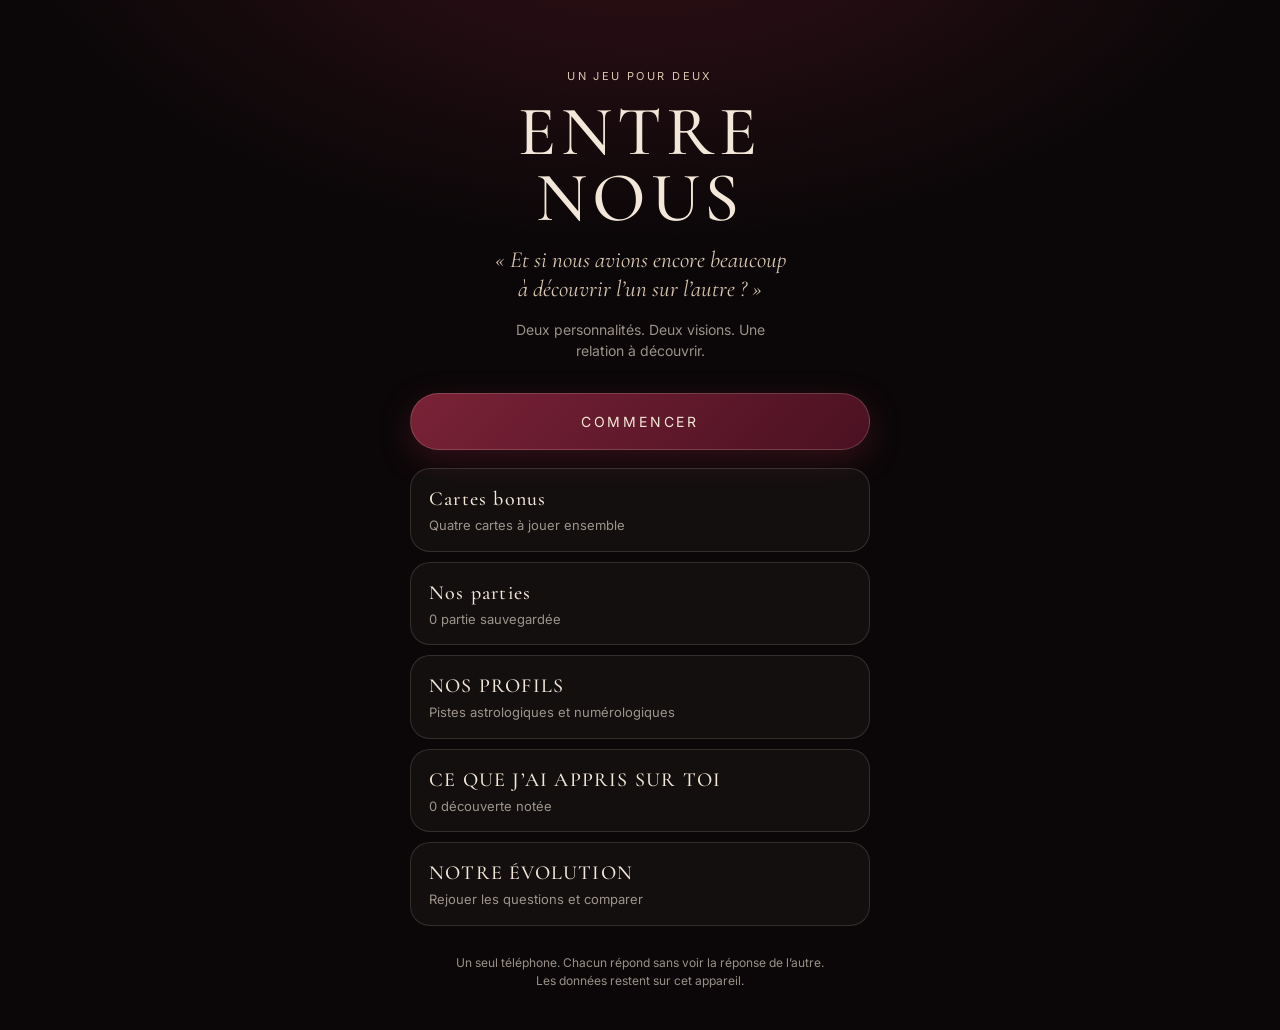
<file: entre-nous/index.html>
<!doctype html>
<html lang="fr">
<head>
<meta charset="utf-8">
<meta name="viewport" content="width=device-width, initial-scale=1, viewport-fit=cover">
<meta name="claude:viewport-fit-sides" content="cover">
<title>ENTRE NOUS</title>
<link rel="preconnect" href="https://fonts.gstatic.com" crossorigin>
<link rel="stylesheet" href="https://fonts.googleapis.com/css2?family=Cormorant+Garamond:ital,wght@0,500;0,600;1,500&family=Inter:wght@400;500;600&display=swap">
<style>
/* Layout : une colonne centrée, cartes sombres, typographie éditoriale.
   Palette : noir profond, bordeaux, crème. Thème unique, sombre. */
:root{
  --noir:#0b0708;
  --noir-2:#150b0e;
  --card:#1b0f13;
  --bordeaux:#7a2236;
  --bordeaux-2:#a33a52;
  --creme:#f2e7d8;
  --creme-2:#d9c7b2;
  --muted:rgba(242,231,216,.62);
  --line:rgba(242,231,216,.14);
  color-scheme:dark;
}
*{box-sizing:border-box}
html,body{min-height:100%}
body{
  margin:0;
  background-color:var(--noir);
  background-image:radial-gradient(900px 520px at 50% -12%,rgba(122,34,54,.38),transparent 70%);
  color:var(--creme);
  font:15px/1.5 Inter,system-ui,-apple-system,"Segoe UI",sans-serif;
  padding-left:max(16px,env(safe-area-inset-left,0px));
  padding-right:max(16px,env(safe-area-inset-right,0px));
  padding-block:18px 40px;
  overflow-x:hidden;
}
#app{max-width:460px;margin:0 auto}
h1,h2,h3{font-family:"Cormorant Garamond",Garamond,Georgia,serif;font-weight:500;letter-spacing:.02em;text-wrap:balance;margin:0}
h1{font-size:clamp(48px,15vw,70px);line-height:.95;letter-spacing:.07em}
h2{font-size:30px;line-height:1.1}
h3{font-size:22px;line-height:1.2;margin-top:4px}
p{margin:0}
b{font-weight:600}
.kicker{font-size:11px;letter-spacing:.22em;text-transform:uppercase;color:var(--creme-2)}
.lede{font-family:"Cormorant Garamond",Georgia,serif;font-style:italic;font-size:23px;line-height:1.3;color:var(--creme-2);text-wrap:balance}
.muted{color:var(--muted)}
.small{font-size:13px}
.serif{font-family:"Cormorant Garamond",Georgia,serif;font-size:21px;line-height:1.25}
.screen{display:flex;flex-direction:column;gap:18px;padding-top:6px;min-height:calc(100vh - 60px)}
.fade{animation:fade .5s ease both}
@keyframes fade{from{opacity:0;transform:translateY(6px)}to{opacity:1;transform:none}}
.hero{display:flex;flex-direction:column;align-items:center;text-align:center;gap:14px;padding:44px 4px 14px}
.hero .sub{font-size:14px;color:var(--muted);max-width:30ch}
.btn{font:inherit;color:var(--creme);background:transparent;border:1px solid var(--line);padding:13px 20px;border-radius:999px;cursor:pointer;letter-spacing:.04em;transition:transform .2s ease,background .2s ease,opacity .2s ease}
.btn:active{transform:scale(.98)}
.btn.primary{background:linear-gradient(135deg,var(--bordeaux),#4a1122);border-color:rgba(242,231,216,.18);box-shadow:0 10px 30px rgba(122,34,54,.35)}
.btn.big{padding:17px 26px;font-size:14px;text-transform:uppercase;letter-spacing:.2em;width:100%}
.btn:disabled{opacity:.4;cursor:default;transform:none}
.btn.ghost{padding:10px 16px;font-size:14px}
.ghost{font:inherit;font-size:13px;color:var(--creme-2);background:none;border:0;cursor:pointer;padding:6px 2px}
.link{font:inherit;font-size:14px;color:var(--creme-2);background:none;border:0;text-decoration:underline;text-underline-offset:4px;cursor:pointer;padding:8px 2px}
button:focus-visible,textarea:focus-visible{outline:2px solid var(--bordeaux-2);outline-offset:2px}
.card{background:var(--card);border:1px solid var(--line);border-radius:24px;padding:22px;box-shadow:0 20px 50px rgba(0,0,0,.4);display:flex;flex-direction:column;gap:10px;min-width:0}
.menu{display:grid;gap:10px}
.menu button{font:inherit;color:var(--creme);text-align:left;background:rgba(242,231,216,.035);border:1px solid var(--line);border-radius:20px;padding:15px 18px;cursor:pointer;display:flex;flex-direction:column;gap:2px}
.menu button span{font-size:13px;color:var(--muted)}
.menu button b{font-family:"Cormorant Garamond",Georgia,serif;font-size:20px;font-weight:500;letter-spacing:.06em}
.unis{display:grid;grid-template-columns:1fr 1fr;gap:10px}
.uni-btn{font:inherit;color:var(--creme);text-align:left;background:rgba(242,231,216,.035);border:1px solid var(--line);border-radius:18px;padding:14px;cursor:pointer;display:flex;flex-direction:column;gap:4px;min-width:0}
.uni-btn b{font-size:12px;letter-spacing:.16em}
.uni-btn span{font-size:12px;color:var(--muted);line-height:1.35}
.uni-btn.on{border-color:var(--bordeaux-2);background:rgba(122,34,54,.32)}
.seg{display:flex;gap:8px}
.seg button{flex:1;font:inherit;font-size:13px;color:var(--creme);background:rgba(242,231,216,.035);border:1px solid var(--line);border-radius:999px;padding:10px 8px;cursor:pointer}
.seg button.on{background:var(--bordeaux);border-color:transparent}
.opt{font:inherit;color:var(--creme);display:flex;gap:12px;align-items:flex-start;text-align:left;width:100%;background:rgba(242,231,216,.035);border:1px solid var(--line);border-radius:18px;padding:14px 16px;cursor:pointer;transition:background .2s ease,border-color .2s ease}
.opt b{flex:none;width:28px;height:28px;border-radius:50%;display:grid;place-items:center;border:1px solid var(--line);font-size:13px}
.opt span{min-width:0;overflow-wrap:anywhere}
.opt.on{border-color:var(--bordeaux-2);background:rgba(122,34,54,.34)}
.opt.on b{background:var(--bordeaux-2);border-color:transparent}
.options{display:flex;flex-direction:column;gap:10px}
textarea{width:100%;min-height:120px;background:rgba(242,231,216,.035);border:1px solid var(--line);color:var(--creme);border-radius:18px;padding:14px;font:inherit;resize:vertical}
textarea::placeholder{color:var(--muted)}
.bar{height:3px;background:var(--line);border-radius:3px;overflow:hidden}
.bar i{display:block;height:100%;background:linear-gradient(90deg,var(--bordeaux-2),var(--creme-2));transition:width .6s ease}
.top{display:flex;justify-content:space-between;align-items:center;gap:8px;min-width:0}
.handoff{margin:auto 0;text-align:center;display:flex;flex-direction:column;align-items:center;gap:14px;padding:24px 0}
.handoff h2{font-size:34px}
.handoff .btn.big{max-width:320px}
.actions{display:flex;flex-wrap:wrap;gap:10px;align-items:center;justify-content:space-between;margin-top:auto;padding-top:6px}
.note{font-size:13px;color:var(--creme-2);border-left:2px solid var(--bordeaux-2);padding:4px 12px;line-height:1.45}
.pair{display:grid;grid-template-columns:1fr 1fr;gap:10px}
.rc{background:var(--card);border:1px solid var(--line);border-radius:20px;padding:16px;min-width:0;display:flex;flex-direction:column;gap:8px}
.rc small{font-size:11px;letter-spacing:.14em;text-transform:uppercase;color:var(--creme-2);overflow-wrap:anywhere}
.rc p{font-family:"Cormorant Garamond",Georgia,serif;font-size:20px;line-height:1.2;overflow-wrap:anywhere}
.rv{animation:rv .7s cubic-bezier(.2,.7,.2,1) both;animation-delay:var(--d,0ms)}
@keyframes rv{from{opacity:0;transform:translateY(10px) scale(.98)}to{opacity:1;transform:none}}
.rq{font-size:26px;line-height:1.15;margin-top:6px}
.msg{font-size:14px;color:var(--creme-2)}
.relance{border-color:rgba(163,58,82,.45)}
.disc{display:flex;flex-direction:column;gap:12px;background:var(--noir-2);border:1px solid var(--line);border-radius:22px;padding:18px;min-width:0}
.chips{display:flex;flex-wrap:wrap;gap:8px}
.chip{font:inherit;font-size:12px;color:var(--creme);background:rgba(242,231,216,.05);border:1px solid var(--line);border-radius:999px;padding:6px 12px;cursor:pointer;text-align:left}
.list{list-style:none;margin:6px 0 0;padding:0;display:flex;flex-direction:column;gap:12px}
.list li{display:flex;flex-direction:column;gap:3px;padding-top:12px;border-top:1px solid var(--line);min-width:0;overflow-wrap:anywhere}
.list li:first-child{border-top:0;padding-top:0}
.list li span{font-size:14px;color:var(--creme-2)}
.cmp{display:flex;flex-wrap:wrap;gap:6px 12px;margin-top:4px;font-size:12px}
.same{color:var(--creme-2)}
.chg{color:#e7a3b2}
.ev{font:inherit;color:var(--creme);display:flex;gap:12px;align-items:flex-start;text-align:left;width:100%;background:rgba(242,231,216,.035);border:1px solid var(--line);border-radius:18px;padding:14px;cursor:pointer;min-width:0}
.ev.on{border-color:var(--bordeaux-2);background:rgba(122,34,54,.3)}
.ev .ck{flex:none;width:22px;height:22px;border-radius:7px;border:1px solid var(--line);display:grid;place-items:center;font-size:13px;margin-top:2px}
.ev.on .ck{background:var(--bordeaux-2);border-color:transparent}
.ev-t{display:flex;flex-direction:column;gap:4px;min-width:0}
.ev-t b{font-weight:500;overflow-wrap:anywhere}
.ev-t small{font-size:12px;color:var(--muted)}
.pausebox{display:flex;flex-direction:column;gap:18px;margin:auto 0;text-align:center;align-items:center}
.pausebox .serif.q{font-size:26px;line-height:1.2}
.foot{font-size:12px;color:var(--muted);text-align:center;margin-top:10px}
.toast{position:fixed;left:50%;bottom:calc(20px + env(safe-area-inset-bottom,0px));transform:translateX(-50%);background:var(--creme);color:var(--noir);padding:10px 18px;border-radius:999px;font-size:14px;z-index:9;max-width:calc(100% - 40px);text-align:center;animation:fade .3s ease both}
.empty{font-size:14px;color:var(--muted)}
@media (prefers-reduced-motion:reduce){*{animation:none!important;transition:none!important}}
</style>
</head>
<body>
<div id="app"></div>

<script>
/* ==========================================================================
   ENTRE NOUS — données
   ========================================================================== */
const PLAYERS=['Christopher','Lelya'];
const P0=PLAYERS[0], P1=PLAYERS[1];
const other=p=>p===P0?P1:P0;
const firstFor=n=>PLAYERS[n%2];
const targetOf=(it,r)=>r===0?other(it.first):it.first;

const UNIVERSES=[
  {id:'connexion',name:'CONNEXION',desc:'Complicité, souvenirs, attraction et petites habitudes.'},
  {id:'psychologie',name:'PSYCHOLOGIE',desc:'Personnalité, fonctionnement, émotions et réactions.'},
  {id:'amour',name:'AMOUR',desc:'Affection, besoins, attachement et manière d’aimer.'},
  {id:'vulnerabilite',name:'VULNÉRABILITÉ',desc:'Peurs, insécurités, blessures et communication.'},
  {id:'compatibilite',name:'COMPATIBILITÉ',desc:'Valeurs, limites, différences et priorités.'},
  {id:'futur',name:'FUTUR',desc:'Ambitions, projets, argent, famille et mode de vie.'},
  {id:'intimite',name:'INTIMITÉ',desc:'Désir, tendresse, attirance et complicité physique.'},
  {id:'sansfiltre',name:'SANS FILTRE',desc:'Questions inattendues, délicates et confrontantes.'}
];
const uniName=id=>(UNIVERSES.find(u=>u.id===id)||{name:id==='replay'?'REJOUER':id==='bonus'?'CARTES BONUS':'ALÉATOIRE'}).name;

const RELANCES=[
  'Pourquoi as-tu choisi cette réponse ?',
  'Est-ce que tu as toujours pensé comme ça ?',
  'Est-ce que tu savais que l’autre ressentait cela ?',
  'Qu’est-ce qui pourrait nous aider à mieux nous comprendre ?',
  'Est-ce que ta réponse aurait été différente il y a six mois ?'
];
const SENS_NOTE='Sujet sensible. Aucune réponse n’est attendue comme juste. Tu peux passer, ou répondre en nuance.';
const DEFI=['Fait','Je le fais ce soir','Je passe'];
const STARTERS=['Je ne savais pas que…','Je comprends mieux pourquoi…','Je découvre que c’est important pour toi…','Je pensais que tu voyais ça autrement…','Je comprends mieux ce dont tu as besoin…'];

const CARDS={
  surprise:{title:'Carte surprise',prompts:[
    'Si tu avais une journée entière sans rien prévoir avec l’autre, tu commencerais par quoi ?',
    'Quel objet de ton enfance aimerais-tu montrer à l’autre ?',
    'Si tu devais inventer un surnom pour l’autre, lequel serait-il ?',
    'Quelle chanson résumerait ta journée d’aujourd’hui ?',
    'Quel super-pouvoir complètement inutile aurait ta préférence ?',
    'Dans quel pays aimerais-tu voyager en train avec l’autre ?'
  ]},
  confession:{title:'Carte confession',prompts:[
    'Une chose que tu n’as jamais formulée clairement à propos de notre relation.',
    'Une pensée que tu t’es interdit d’avoir, et que tu peux partager maintenant.',
    'Un moment où tu as eu peur sans le dire.',
    'Une habitude qui te coûte plus qu’elle ne te rend service.'
  ]},
  souvenir:{title:'Carte souvenir',prompts:[
    'Raconte un moment simple que tu aimerais revivre avec l’autre.',
    'Raconte le premier souvenir qui te vient quand tu penses à un voyage.',
    'Raconte une soirée où tu t’es senti(e) pleinement toi-même.',
    'Raconte un souvenir de cuisine, de table ou de repas partagé.'
  ]},
  verite:{title:'Carte vérité',prompts:[
    'Qu’est-ce que tu penses de notre manière de nous disputer ?',
    'Qu’est-ce qui te manque le plus dans nos soirées ?',
    'Y a-t-il une chose que tu aurais voulu que l’autre remarque plus tôt ?',
    'Quelle partie de ton quotidien aimerais-tu partager davantage ?'
  ]},
  projection:{title:'Carte projection',prompts:[
    'Imaginez ensemble un dimanche dans cinq ans. Décris-le.',
    'Imagine un voyage d’un mois sans réseau. Où vas-tu, et avec qui ?',
    'Imagine la pièce préférée de votre maison idéale. Décris-la.',
    'Imagine une année où tout se passe comme prévu. Qu’est-ce qui a changé ?'
  ]},
  defi:{title:'Carte défi',prompts:[
    'Fais un compliment sincère à l’autre, sans rien attendre en retour.',
    'Un câlin de trente secondes, sans parler.',
    'Raconte à l’autre un souvenir que tu n’as encore jamais partagé.',
    'Fais une petite déclaration, en une seule phrase.'
  ]},
  bonus:{title:'Carte bonus',prompts:[]}
};
const BONUS=[
  'Une chose que tu ignores sur l’autre.',
  'Est-ce que tu connais vraiment l’autre ? Cite une chose qui t’a surpris(e) récemment.',
  'La question que tu n’as jamais osé poser à l’autre.',
  'Ce que tu voudrais changer dans notre quotidien.',
  'Une vérité que tu dois entendre, selon toi.',
  'Le compliment que tu ne fais pas assez souvent.',
  'Une chose que tu n’as jamais osé demander.',
  'Notre plus grande différence, selon toi.'
];
CARDS.bonus.prompts=BONUS;

/* Banque de questions.
   m : 'deux' (chacun répond pour soi) · 'devine' (l’un devine la réponse de l’autre, rôles inversés)
       · 'open' (réponse libre). {cible} remplacé par le prénom de la personne visée.
   s : sujet sensible.                                                              */
const Q=[
/* ---------- CONNEXION ---------- */
{id:'co01',u:'connexion',d:1,m:'deux',t:'Quel souvenir de nous te revient le plus souvent sans prévenir ?',o:['Notre premier fou rire partagé','Une soirée où on a oublié l’heure','Un voyage improvisé qui a mal commencé','Un moment banal dont je ne parle jamais']},
{id:'co02',u:'connexion',d:1,m:'devine',t:'Quel moment de la journée compte le plus pour {cible} pour se retrouver à deux ?',o:['Le réveil, avant que le reste commence','Le retour du soir, où on se raconte la journée','Le week-end sans programme','Un moment au hasard, quand l’envie vient']},
{id:'co03',u:'connexion',d:1,m:'deux',t:'Quelle petite habitude de l’autre te fait toujours sourire ?',o:['Sa manière de dire bonjour','Sa façon de râler pour rien','Sa façon de garder une place pour moi','Ses listes et ses rituels étranges']},
{id:'co04',u:'connexion',d:1,m:'devine',t:'Quelle est la chose la plus drôle que {cible} ait faite avec toi ?',o:['Une imitation qui a duré toute une soirée','Une blague ratée relancée trois fois','Un message vocal absurde envoyé à deux heures du matin','Une chorégraphie improvisée au supermarché']},
{id:'co05',u:'connexion',d:2,m:'deux',t:'Si on devait refaire une sortie au hasard, tu choisirais…',o:['Une balade sans destination','Un bar où on se parle presque pas','Un marché avec un plan très précis','Un endroit qu’on n’a jamais visité ensemble']},
{id:'co06',u:'connexion',d:1,m:'deux',t:'Qu’est-ce qui crée le plus de complicité entre nous ?',o:['Le silence confortable','Les blagues privées','Les projets qu’on fait ensemble','Le fait qu’on se comprenne sans parler']},
{id:'co07',u:'connexion',d:2,m:'devine',t:'Quel sujet peut faire parler {cible} pendant des heures sans qu’il/elle s’en rende compte ?',o:['La psychologie des autres','Les projets qui passionnent {cible}','Les souvenirs d’enfance','Les questions sans réponse sur la vie']},
{id:'co08',u:'connexion',d:2,m:'deux',t:'Quelle trace de nous aimerais-tu garder pour toujours ?',o:['Une photo qu’on ne prend pas assez','Un objet offert ou trouvé ensemble','Une phrase qu’on se répète','Une tradition qu’on a inventée']},
{id:'co09',u:'connexion',d:1,m:'deux',t:'Quel lieu associé à nous te ramène tout de suite à un bon sentiment ?',o:['Un café où on s’est installés des heures','Un coin de nature qu’on a découvert','Notre appartement un dimanche matin','Un endroit qu’on n’a jamais revu depuis']},
{id:'co10',u:'connexion',d:1,m:'open',t:'Quelle est la première image qui te vient quand tu penses à nous deux ?'},
{id:'co11',u:'connexion',d:2,m:'devine',t:'Qu’est-ce qui met {cible} le plus à l’aise face à un nouveau visage ?',o:['Une question simple et sincère','Une anecdote drôle sur soi','Un terrain connu, comme la musique ou les voyages','Le temps, sans rien forcer']},
{id:'co12',u:'connexion',d:2,m:'deux',t:'Quel rituel à deux aimerais-tu inventer ?',o:['Un dîner à thème par mois','Un carnet de souvenirs à remplir ensemble','Une balade sans téléphone','Un défi hebdomadaire à relever à deux']},
{id:'co13',u:'connexion',d:1,m:'deux',t:'Quand tu penses à notre rencontre, tu gardes surtout…',o:['Une impression immédiate','Une conversation qui a tout changé','Un détail que personne d’autre ne remarquerait','Une question que je me pose encore']},
{id:'co14',u:'connexion',d:1,m:'devine',t:'Quel type de message fait le plus plaisir à {cible} quand on est loin ?',o:['Une photo d’un détail du quotidien','Un vocal sans raison précise','Une citation qui fait écho à une discussion','Un simple « pense à toi » au bon moment']},
{id:'co15',u:'connexion',d:2,m:'deux',t:'Quelle chanson te fait penser à nous ?',o:['Une vieille chanson qu’on a redécouverte','Un morceau qu’on écoutait en voiture','Une musique qu’on n’a jamais réussi à partager','Une chanson qu’on ne peut plus entendre sans sourire']},
{id:'co16',u:'connexion',d:1,m:'deux',t:'Quelle partie de notre quotidien est la plus précieuse pour toi ?',o:['Les petits matins calmes','Les repas improvisés','Les soirs où on ne fait rien','Les discussions qui arrivent par hasard']},
{id:'co17',u:'connexion',d:2,m:'open',t:'Qu’est-ce qui t’a surpris(e) dans notre complicité, au début ?'},
{id:'co18',u:'connexion',d:2,m:'devine',t:'Quel petit détail de notre passé {cible} garde précieusement ?',o:['Un premier message','Une sortie sous la pluie','Une dispute réglée en riant','Un silence partagé qui disait tout']},
{id:'co19',u:'connexion',d:1,m:'deux',t:'Qui de nous deux relance le plus souvent les souvenirs ?',o:['Moi, presque tout le temps','Toi, presque tout le temps','Les deux, selon le moment','Personne, on les garde pour nous']},

/* ---------- PSYCHOLOGIE ---------- */
{id:'ps01',u:'psychologie',d:1,m:'devine',t:'Dans quelle situation {cible} a-t-il/elle le plus besoin de calme ?',o:['Quand la journée a été trop pleine','Après une discussion tendue','Quand un projet n’avance pas','Quand personne ne comprend ce qui se passe à l’intérieur']},
{id:'ps02',u:'psychologie',d:1,m:'deux',t:'Face au stress, ta première réaction est plutôt…',o:['De parler, pour vider la tête','De t’isoler pour réfléchir','De chercher une action concrète','De tout mettre de côté et de faire autre chose']},
{id:'ps03',u:'psychologie',d:2,m:'deux',t:'Quelle émotion as-tu le plus de mal à nommer tout de suite ?',o:['La déception','La fierté','La honte légère','L’agacement qui cache autre chose']},
{id:'ps04',u:'psychologie',d:2,m:'devine',t:'Qu’est-ce qui déclenche le plus souvent une réaction vive chez {cible} ?',o:['Un sentiment d’injustice','Le sentiment d’être pris(e) pour acquis(e)','Une remarque sur son travail','Une décision prise sans consultation']},
{id:'ps05',u:'psychologie',d:1,m:'deux',t:'Quelle version de toi apparaît quand tu as du temps libre ?',o:['La version curieuse qui apprend des choses','La version paresseuse qui ne fait rien','La version sociale qui organise des sorties','La version créative qui se lance dans un projet']},
{id:'ps06',u:'psychologie',d:1,m:'devine',t:'Qu’est-ce qui fait rire {cible} même quand la journée a été lourde ?',o:['Un jeu de mots mal placé','Une imitation réussie','Une situation absurde du quotidien','Une blague sur soi-même']},
{id:'ps07',u:'psychologie',d:2,m:'deux',t:'Quel travers aimerais-tu qu’on te pardonne plus vite ?',o:['Ma tendance à analyser trop longtemps','Mon besoin de tout contrôler','Mon silence quand je suis vexé(e)','Mon impatience quand je veux avancer']},
{id:'ps08',u:'psychologie',d:2,m:'deux',t:'Quelle question sur toi-même reviens-tu souvent ?',o:['Pourquoi je réagis si fort à certaines choses','Ce que je ferais si je n’avais pas peur','Qui je serais sans mes habitudes','Ce que les autres voient de moi sans que je le dise']},
{id:'ps09',u:'psychologie',d:2,m:'devine',t:'Quelle forme de respect compte le plus pour {cible} ?',o:['Qu’on l’écoute jusqu’au bout','Qu’on tienne ses engagements','Qu’on respecte son rythme','Qu’on ne se moque pas de ses passions']},
{id:'ps10',u:'psychologie',d:1,m:'deux',t:'Tu prends plutôt tes décisions…',o:['Vite, en suivant ton instinct','Après avoir tout listé','En en parlant longtemps avec quelqu’un','En attendant que l’évidence s’impose']},
{id:'ps11',u:'psychologie',d:2,m:'open',t:'Quelle qualité les autres ne voient-ils pas chez toi au premier regard ?'},
{id:'ps12',u:'psychologie',d:1,m:'devine',t:'Quel type de personne {cible} trouve le plus inspirant ?',o:['Quelqu’un qui a pris un risque','Quelqu’un de très discipliné','Quelqu’un de sincère même quand c’est difficile','Quelqu’un qui sait se réinventer']},
{id:'ps13',u:'psychologie',d:2,m:'deux',t:'Quelle croyance sur toi-même aimerais-tu questionner ?',o:['Je dois toujours être efficace','Je ne suis pas assez patient(e)','Je dois porter les autres','Je n’ai pas le droit de me reposer']},
{id:'ps14',u:'psychologie',d:3,m:'devine',t:'Quelle part de soi {cible} hésite le plus à montrer ?',o:['Ses doutes sur sa capacité à réussir','Son besoin de tendresse','Sa fragilité face à l’échec','Des envies qui semblent trop ambitieuses pour être dites tout haut']},
{id:'ps15',u:'psychologie',d:1,m:'deux',t:'Quel est ton rapport au changement ?',o:['J’aime quand ça bouge vite','Je préfère avancer par petites étapes','Je change sans m’en rendre compte','Je résiste d’abord, puis je m’adapte']},
{id:'ps16',u:'psychologie',d:2,m:'devine',t:'Quelle image de soi {cible} aimerait qu’on lui renvoie ?',o:['Quelqu’un de solide','Quelqu’un de drôle','Quelqu’un de bienveillant','Quelqu’un qui réussit']},
{id:'ps17',u:'psychologie',d:2,m:'deux',t:'Quelle partie de ton histoire t’a le plus façonné(e) ?',o:['Une période difficile','Une rencontre marquante','Un déménagement ou un changement','Une réussite qui m’a surpris(e)']},
{id:'ps18',u:'psychologie',d:1,m:'deux',t:'Quand tu es de très bonne humeur, tu as plutôt envie de…',o:['Bouger, sortir, tout faire','Partager avec quelqu’un','Créer quelque chose','Ne rien prévoir du tout']},
{id:'ps19',u:'psychologie',d:2,m:'devine',t:'Qu’est-ce que {cible} recherche le plus dans une conversation profonde ?',o:['Être compris(e) sans avoir à se justifier','Découvrir un point de vue différent','Sentir que l’autre prend le temps','Rire après avoir été sérieux']},

/* ---------- AMOUR ---------- */
{id:'am01',u:'amour',d:1,m:'devine',t:'Qu’est-ce qui fait sentir {cible} le plus important pour l’autre ?',o:['Un message au moment où on ne l’attend pas','Être choisi(e) dans les petites décisions','Un regard qui dit « je suis là »','Des mots précis sur ce qu’on apprécie']},
{id:'am02',u:'amour',d:1,m:'deux',t:'Ta façon de montrer de l’affection est plutôt…',o:['Des gestes concrets','Des mots','Du temps partagé','Des petits services sans qu’on demande']},
{id:'am03',u:'amour',d:2,m:'devine',t:'Quel besoin affectif {cible} exprime le moins facilement ?',o:['Le besoin d’être rassuré(e)','Le besoin d’être désiré(e)','Le besoin d’être soutenu(e) sans avoir à le demander','Le besoin de se sentir prioritaire']},
{id:'am04',u:'amour',d:2,m:'deux',t:'Qu’est-ce qui te fait douter de la sincérité d’une attention ?',o:['Quand elle arrive après une dispute','Quand elle est trop parfaite','Quand elle n’est jamais répétée','Quand elle semble servir à obtenir quelque chose']},
{id:'am05',u:'amour',d:2,m:'deux',t:'Pour te sentir entouré(e) d’affection au quotidien, il te faut plutôt…',o:['Des signes simples et réguliers','Des moments forts de temps en temps','Une présence fiable, même silencieuse','Une attention qui s’adapte à ce que je traverse']},
{id:'am06',u:'amour',d:1,m:'devine',t:'Quelle façon de dire « je t’aime » compte le plus pour {cible} ?',o:['Par des actes','Par des mots précis','Par une présence attentive','Par des projets construits ensemble']},
{id:'am07',u:'amour',d:2,m:'deux',t:'Quelle définition de l’amour te semble la plus juste aujourd’hui ?',o:['Choisir l’autre chaque jour','Se sentir en sécurité avec quelqu’un','Grandir à côté de quelqu’un','Rire et se comprendre']},
{id:'am08',u:'amour',d:3,m:'open',t:'Quelle attention de l’autre t’a touché(e) sans que tu t’en rendes compte ?'},
{id:'am09',u:'amour',d:2,m:'devine',t:'Qu’est-ce qui donnerait à {cible} le sentiment d’être négligé(e) ?',o:['Des messages qui ne reviennent jamais','Des projets qui passent avant tout','Des décisions prises sans en parler','Des moments partagés qui sont toujours annulés']},
{id:'am10',u:'amour',d:1,m:'deux',t:'Quel geste d’amour te fait le plus d’effet ?',o:['Un câlin sans raison','Un plat cuisiné pour toi','Une surprise qui tient compte d’un détail','Une conversation tard le soir']},
{id:'am11',u:'amour',d:3,m:'deux',t:'As-tu l’impression que nous avons la même définition de l’engagement ?',o:['Oui, à peu près','Non, mais on ne l’a jamais dit','Je ne sais pas encore','Je n’ai pas encore vraiment réfléchi à la mienne']},
{id:'am12',u:'amour',d:3,m:'devine',t:'Qu’est-ce que {cible} attend le plus d’une relation amoureuse ?',o:['Une complicité qui dure','Une liberté qui n’est jamais remise en question','Une fidélité qui se montre','Une douceur quand ça va mal']},
{id:'am13',u:'amour',d:2,m:'deux',t:'Quelle est la chose la plus simple que l’autre puisse faire pour te rassurer ?',o:['Me dire ce qu’il pense sans détour','Me proposer un moment à deux','Me rassurer sans que je demande','Être présent(e) sur la durée']},
{id:'am14',u:'amour',d:2,m:'open',t:'Quel mot ou quelle phrase t’a fait te sentir compris(e) récemment ?'},
{id:'am15',u:'amour',d:1,m:'devine',t:'Dans quel moment {cible} se sent-il/elle le plus proche de l’autre ?',o:['Quand on rit ensemble','Quand on parle sérieusement','Quand on est en silence côte à côte','Quand on fait quelque chose de nouveau']},
{id:'am16',u:'amour',d:2,m:'deux',t:'Qu’est-ce qui te donne le sentiment d’être vraiment choisi(e) ?',o:['Qu’on fasse des efforts pour ma journée','Qu’on m’invite dans ses projets','Qu’on me défende quand je ne suis pas là','Qu’on prenne du temps pour moi sans raison']},
{id:'am17',u:'amour',d:3,m:'devine',t:'Qu’est-ce que {cible} considère comme une preuve d’engagement ?',o:['Des projets à long terme','Une régularité dans les petits gestes','Une confiance qui n’a pas besoin de vérification','Une franchise, même quand elle est difficile']},
{id:'am18',u:'amour',d:1,m:'deux',t:'Tu préfères les déclarations…',o:['En public, pour que ça se sache','En privé, dans un moment précis','Écrites, pour les relire','Rares, mais avec des actes qui parlent']},
{id:'am19',u:'amour',d:3,m:'deux',t:'Quelle différence dans la manière d’aimer te semble la plus importante entre nous ?',o:['Je m’exprime plus facilement que toi','Tu t’exprimes plus facilement que moi','On a des langages d’amour différents','Je ne suis pas encore sûr(e) de la réponse']},

/* ---------- VULNÉRABILITÉ ---------- */
{id:'vu01',u:'vulnerabilite',d:2,m:'deux',t:'Quelle peur influence parfois tes décisions sans que tu le montres ?',o:['La peur de ne pas être à la hauteur','La peur de perdre ce qui compte','La peur de m’enfermer','La peur de décevoir']},
{id:'vu02',u:'vulnerabilite',d:3,m:'devine',t:'Quelle insécurité {cible} garde souvent pour soi ?',o:['Ne pas être assez ambitieux/ambitieuse','Être trop exigeant(e) avec soi-même','Ne pas savoir exprimer ce qu’il/elle ressent','Être jugé(e) sur ses choix']},
{id:'vu03',u:'vulnerabilite',d:3,m:'deux',t:'Dans quels moments peux-tu te sentir seul(e) même quand nous sommes ensemble ?',o:['Quand on ne se parle pas vraiment','Quand je m’occupe de tout seul(e)','Quand une décision me concerne sans me consulter','Quand je dois cacher mon humeur']},
{id:'vu04',u:'vulnerabilite',d:2,m:'devine',t:'Quelle est la chose la plus difficile à demander pour {cible} ?',o:['De l’aide','Du temps','De la réassurance','Qu’on change une habitude']},
{id:'vu05',u:'vulnerabilite',d:2,m:'deux',t:'Quelle partie de toi as-tu parfois peur de montrer ?',o:['Mes doutes sur mon avenir','Mes moments de dépendance','Mon côté jaloux ou possessif','Ma fatigue réelle derrière l’énergie']},
{id:'vu06',u:'vulnerabilite',d:3,m:'open',t:'Qu’aimerais-tu que l’autre comprenne sans que tu aies besoin de l’expliquer ?'},
{id:'vu07',u:'vulnerabilite',d:2,m:'deux',t:'Quel besoin as-tu parfois du mal à exprimer ?',o:['Un besoin d’être rassuré(e)','Un besoin de solitude','Un besoin d’être encouragé(e)','Un besoin qu’on me dise de m’arrêter']},
{id:'vu08',u:'vulnerabilite',d:2,m:'devine',t:'Qu’est-ce qui rendrait {cible} vulnérable le plus vite ?',o:['Un silence qui dure','Une critique devant d’autres','Un changement brusque','Une comparaison avec quelqu’un']},
{id:'vu09',u:'vulnerabilite',d:3,m:'deux',t:'Qu’est-ce qui pourrait te faire te sentir émotionnellement en sécurité ?',o:['Savoir que je peux tout dire','Être sûr(e) que l’autre reviendra après une dispute','Des engagements tenus','Un espace où je peux être moi sans effort']},
{id:'vu10',u:'vulnerabilite',d:2,m:'deux',t:'Quelle blessure ancienne influence encore ta manière d’aimer ?',o:['Avoir été laissé(e) de côté','Avoir été trahi(e) sur une promesse','Avoir dû être fort(e) trop jeune','Avoir été aimé(e) sous condition']},
{id:'vu11',u:'vulnerabilite',d:3,m:'devine',t:'Face à une blessure, qu’est-ce qui arrive d’abord chez {cible} ?',o:['Un besoin de distance','Une envie de tout dire','Une ironie pour dédramatiser','Un silence qui peut durer']},
{id:'vu12',u:'vulnerabilite',d:2,m:'deux',t:'Quelle insécurité pourrais-tu confier sans gêne ?',o:['Ma peur d’être moins intéressant(e) que prévu','Ma difficulté à faire confiance vite','Mon besoin de validation','Ma crainte d’attendre trop de l’autre']},
{id:'vu13',u:'vulnerabilite',d:2,m:'open',t:'Quel moment t’a donné le sentiment d’être en décalage avec l’autre ?'},
{id:'vu14',u:'vulnerabilite',d:3,m:'deux',t:'Quand tu es blessé(e), tu préfères…',o:['Qu’on te laisse le temps','Qu’on vienne vers toi','Qu’on te pose des questions','Qu’on te propose une distraction']},
{id:'vu15',u:'vulnerabilite',d:2,m:'devine',t:'Quelle parole peut rassurer {cible} le plus ?',o:['« Je suis là, peu importe le reste »','« On trouvera une solution ensemble »','« Tu as le droit de ne pas aller bien »','« Je te crois, raconte-moi »']},
{id:'vu16',u:'vulnerabilite',d:1,m:'deux',t:'Quelle est ta façon d’éviter une conversation difficile ?',o:['Je reporte au lendemain','J’attends que l’autre ouvre le sujet','Je fais de l’humour','Je prépare un discours beaucoup trop long']},
{id:'vu17',u:'vulnerabilite',d:3,m:'devine',t:'Sur quel point {cible} pourrait-il/elle se sentir le plus fragile dans notre couple ?',o:['La place accordée dans les décisions','La régularité de nos attentions','Le sentiment d’être choisi(e)','La façon dont on parle des erreurs']},
{id:'vu18',u:'vulnerabilite',d:2,m:'deux',t:'Quelle question te gêne qu’on te pose ?',o:['Sur mon passé amoureux','Sur mes finances','Sur mes envies professionnelles','Sur ce que je ressens vraiment']},
{id:'vu19',u:'vulnerabilite',d:3,m:'open',t:'Quelle chose sur toi-même as-tu mis du temps à accepter ?'},

/* ---------- COMPATIBILITÉ ---------- */
{id:'cp01',u:'compatibilite',d:2,m:'deux',t:'Quelle valeur compte le plus pour toi dans un couple ?',o:['La loyauté','La liberté de rester soi-même','La franchise','La bienveillance']},
{id:'cp02',u:'compatibilite',d:2,m:'devine',t:'Quelle valeur {cible} considère comme non négociable ?',o:['Le respect des engagements','La liberté individuelle','La sincérité, même quand elle fait mal','La famille, choisie ou de sang']},
{id:'cp03',u:'compatibilite',d:2,m:'deux',t:'Quelle limite est la plus claire pour toi ?',o:['Le mensonge, même par omission','Les décisions prises à ma place','Le manque de considération devant les autres','L’abandon pendant une période difficile']},
{id:'cp04',u:'compatibilite',d:2,m:'devine',t:'Quelle limite {cible} poserait en premier ?',o:['Ne pas être dénigré(e) en public','Ne pas être contrôlé(e)','Ne pas être trompé(e) sur un sujet important','Ne pas être pressé(e) sur une décision de vie']},
{id:'cp05',u:'compatibilite',d:1,m:'deux',t:'Comment prends-tu une décision importante à deux ?',o:['En listant les avantages','En écoutant mon ressenti','En demandant l’avis d’un proche','En attendant que ça se règle tout seul']},
{id:'cp06',u:'compatibilite',d:3,m:'devine',t:'Quelle différence de priorité pourrait poser problème à {cible} ?',o:['Le rythme des projets','Le budget et les dépenses','La place de la vie sociale','La vision du long terme']},
{id:'cp07',u:'compatibilite',d:2,m:'deux',t:'Quel est ton équilibre idéal entre vie personnelle et vie de couple ?',o:['Une vie séparée qui se rejoint le soir','Des projets communs et des bulles individuelles','Une vie presque entièrement partagée','Une alternance selon les périodes']},
{id:'cp08',u:'compatibilite',d:3,m:'open',t:'Quelle différence entre nous te semble la plus intéressante à explorer ?'},
{id:'cp09',u:'compatibilite',d:2,m:'deux',t:'Quelle différence entre nous t’inquiète un peu ?',o:['Notre rapport à l’argent','Notre rythme de vie','Notre façon de gérer un conflit','Notre vision de l’avenir']},
{id:'cp10',u:'compatibilite',d:2,m:'devine',t:'Qu’est-ce qui compte le plus pour {cible} dans une vie de couple ?',o:['Avoir un projet commun','Garder ses espaces personnels','Se sentir libre de changer','Partager les mêmes valeurs au quotidien']},
{id:'cp11',u:'compatibilite',d:3,m:'deux',t:'Ce qui est essentiel pour toi, c’est plutôt…',o:['Partager la même vision de la vie','Être complémentaires','Accepter nos différences sans chercher à les résoudre','Évoluer ensemble sans jamais s’éloigner']},
{id:'cp12',u:'compatibilite',d:2,m:'devine',t:'Quelle est la plus grande source de désaccord possible pour {cible} ?',o:['La façon de dépenser','La manière de gérer les conflits','Le rapport au temps libre','La place donnée à l’ambition']},
{id:'cp13',u:'compatibilite',d:1,m:'deux',t:'Quelle habitude de l’autre te demande le plus d’efforts d’acceptation ?',o:['Le rythme du réveil','La gestion des imprévus','Les silences prolongés','La façon de parler de l’argent']},
{id:'cp14',u:'compatibilite',d:2,m:'deux',t:'Dans un désaccord, tu cherches surtout à…',o:['Comprendre d’abord, puis décider','Trouver une solution rapide','Protéger ta position','Mettre l’émotion de côté']},
{id:'cp15',u:'compatibilite',d:2,m:'open',t:'Quelle différence entre nous est pour toi une vraie richesse ?'},
{id:'cp16',u:'compatibilite',d:3,m:'devine',t:'Qu’est-ce qui pourrait faire évoluer l’avis de {cible} sur un sujet important ?',o:['Une expérience vécue','Un argument très solide','Le temps et la réflexion','Une discussion où l’on se sent vraiment entendu']},
{id:'cp17',u:'compatibilite',d:3,m:'deux',t:'Quel compromis n’en est pas un pour toi ?',o:['Renoncer à un projet personnel','Changer de ville sans l’avoir choisi','Vivre éloignés longtemps','Mettre de côté mes valeurs']},
{id:'cp18',u:'compatibilite',d:1,m:'deux',t:'Tu es plutôt du matin ou du soir ?',o:['Du matin, je suis efficace','Du soir, je suis créatif','Ça dépend de la semaine','Je m’adapte']},
{id:'cp19',u:'compatibilite',d:1,m:'devine',t:'Quelle petite chose du quotidien {cible} aimerait qu’on partage davantage ?',o:['Une marche tranquille','La cuisine à deux','Une série ou un film','Un moment sans écrans']},

/* ---------- FUTUR ---------- */
{id:'fu01',u:'futur',d:2,m:'deux',t:'À quoi ressemble ta vie idéale dans cinq ans ?',o:['Un projet professionnel accompli','Un lieu que j’ai choisi','Un équilibre entre liberté et stabilité','Une vie simple et pleine de sens']},
{id:'fu02',u:'futur',d:2,m:'devine',t:'Quelle place {cible} imagine-t-il/elle pour le couple dans ses ambitions ?',o:['Une place centrale','Une place importante mais pas exclusive','Une place à construire avec le temps','Une place à côté d’autres projets']},
{id:'fu03',u:'futur',d:2,m:'deux',t:'Serais-tu prêt(e) à déménager pour une opportunité professionnelle ?',o:['Oui, sans hésiter','Oui, si on en discute avant','Seulement pour une durée limitée','Non, pas pour le moment']},
{id:'fu04',u:'futur',d:3,m:'open',t:'Quelle décision pourrait changer profondément notre avenir, selon toi ?'},
{id:'fu05',u:'futur',d:2,m:'devine',t:'Quelle liberté {cible} souhaite conserver même en couple ?',o:['Ses projets, sans validation','Ses amitiés et ses sorties','Son rythme et ses horaires','Ses décisions professionnelles']},
{id:'fu06',u:'futur',d:2,m:'deux',t:'Ton rapport à l’argent se résume plutôt à…',o:['Sécurité et marge','Investir dans des expériences','Indépendance avant tout','Partager et construire à deux']},
{id:'fu07',u:'futur',d:3,m:'devine',t:'Quelle place l’argent tient-il dans le projet de vie de {cible} ?',o:['Un outil pour être libre','Une source de stress à maîtriser','Un moyen de faire plaisir aux siens','Une question secondaire pour le moment']},
{id:'fu08',u:'futur',d:3,m:'deux',t:'Quel changement pourrait transformer notre quotidien ?',o:['Un changement de ville','Un projet professionnel très lourd','Une décision de vie prise à deux','Un projet personnel qui prend toute la place']},
{id:'fu09',u:'futur',d:2,m:'open',t:'Quel rêve as-tu rarement dit à voix haute ?'},
{id:'fu10',u:'futur',d:3,m:'deux',t:'Quelle est ta vision de la vie après quarante ans ?',o:['Stable et entourée','Libre et en mouvement','Concentrée sur ce qu’on a construit','Je ne l’imagine pas encore']},
{id:'fu11',u:'futur',d:3,m:'devine',t:'Qu’est-ce qui rendrait l’avenir de {cible} rassurant ?',o:['Un projet clair','Des finances solides','Une relation qui laisse de la place à chacun','Une vie qui lui ressemble']},
{id:'fu12',u:'futur',d:2,m:'deux',t:'Ce que tu veux garder de ta vie d’avant, c’est…',o:['Mon indépendance','Mes amitiés','Mes habitudes','Ma capacité à repartir de zéro']},
{id:'fu13',u:'futur',d:2,m:'devine',t:'Quelle ambition {cible} n’a pas encore osé formuler ?',o:['Créer son propre projet','Vivre ailleurs, dans un endroit très différent','Changer de métier en profondeur','Voyager longtemps']},
{id:'fu14',u:'futur',d:2,m:'deux',t:'Quelle part de la vie à deux te semble la plus importante pour l’avenir ?',o:['Se projeter ensemble','Rester deux individus complets','Partager les mêmes rituels','Faire les mêmes choix']},
{id:'fu15',u:'futur',d:3,m:'deux',t:'Si notre projet de vie devait se préciser, tu préfères…',o:['Décider tôt pour se libérer de l’incertitude','Laisser le temps faire son travail','Définir des étapes concrètes','Garder toutes les portes ouvertes']},
{id:'fu16',u:'futur',d:3,m:'devine',t:'Quel moment de l’année {cible} vit-il/elle comme un vrai tournant ?',o:['Le début d’une nouvelle saison','Un anniversaire','La fin d’un projet','Un voyage']},
{id:'fu17',u:'futur',d:3,m:'open',t:'Quelle décision as-tu déjà prise qui a changé ta trajectoire ?'},
{id:'fu18',u:'futur',d:2,m:'deux',t:'Ce que tu imagines pour ton quotidien dans dix ans, c’est plutôt…',o:['Une vie très active','Une vie apaisée et créative','Une vie tournée vers les autres','Une vie d’aventures']},
{id:'fu19',u:'futur',d:3,m:'deux',s:true,t:'Qu’est-ce que représente pour toi l’idée d’avoir des enfants ?',o:['Un projet de vie que j’imagine','Une question que je n’ai pas encore résolue','Une idée qui m’attire et me déroute à la fois','Un chemin qui ne fait pas partie de ma vie']},
{id:'fu20',u:'futur',d:3,m:'devine',s:true,t:'D’où vient, selon {cible}, son rapport à la famille ?',o:['De son histoire personnelle','De son entourage et de ses modèles','De ses valeurs profondes','D’une envie qui a grandi avec le temps']},
{id:'fu21',u:'futur',d:3,m:'deux',s:true,t:'D’où vient ton positionnement sur la famille, à ton avis ?',o:['De mon histoire personnelle','D’une réflexion sur ce que je veux pour moi','D’une envie qui ne s’est jamais imposée','D’un équilibre que je construis depuis longtemps']},
{id:'fu22',u:'futur',d:3,m:'deux',s:true,t:'Qu’est-ce qui te ferait peur dans ce sujet, si quelque chose te fait peur ?',o:['Ne pas être d’accord sur l’essentiel','Me sentir obligé(e) de changer d’avis','Perdre une relation qui compte','Ne pas savoir exprimer ce que je ressens']},
{id:'fu23',u:'futur',d:3,m:'devine',s:true,t:'Quelle attente {cible} associe-t-il/elle à une vie de couple sans enfants ?',o:['Une vie plus libre et plus simple','Une relation centrée sur soi et sur l’autre','Une vie où chacun choisit son rythme','Une vie moins structurée, parfois incertaine']},
{id:'fu24',u:'futur',d:3,m:'deux',s:true,t:'Si notre différence sur ce sujet devait peser lourd, tu aimerais d’abord…',o:['Comprendre d’où vient sa position','Ne pas en parler pour préserver le reste','Accepter que ce soit un point non négociable pour toi','Chercher ce qui est vraiment possible pour chacun']},

/* ---------- INTIMITÉ ---------- */
{id:'in01',u:'intimite',d:1,m:'deux',t:'Qu’est-ce qui crée le plus d’attirance chez l’autre, pour toi ?',o:['Son humour quand on ne s’y attend pas','Sa manière de prendre soin des autres','Sa présence calme','Sa façon de parler de ce qu’il aime']},
{id:'in02',u:'intimite',d:2,m:'devine',t:'Qu’est-ce qui rend {cible} attentif(ve) aux envies de l’autre dans les moments de tendresse ?',o:['Un regard qui cherche la réaction','Une question posée avant un geste','Une lenteur assumée','Une façon de rendre la journée plus douce']},
{id:'in03',u:'intimite',d:2,m:'deux',t:'Ce qui rend un moment de complicité physique agréable pour toi, c’est…',o:['Être pris(e) dans les bras sans rien dire','Un contact léger au quotidien','Des moments de jeu et de rire','Un instant calme, côte à côte']},
{id:'in04',u:'intimite',d:2,m:'open',t:'Quel moment de proximité t’a marqué(e) récemment ?'},
{id:'in05',u:'intimite',d:2,m:'devine',t:'Quelle façon de ressentir la proximité compte le plus pour {cible} ?',o:['Se sentir désiré(e) sans pression','Être rassuré(e) après un moment difficile','Partager une envie qui vient spontanément','Découvrir quelque chose de nouveau ensemble']},
{id:'in06',u:'intimite',d:2,m:'deux',t:'Quel besoin de tendresse as-tu le plus souvent ?',o:['Être rassuré(e) par un geste','Être serré(e) contre quelqu’un','Me sentir choisi(e) dans le quotidien','Un moment où on se regarde simplement']},
{id:'in07',u:'intimite',d:1,m:'devine',t:'Quel type de petite attention tendre fait le plus plaisir à {cible} ?',o:['Un mot glissé quelque part','Un moment organisé sans prévenir','Une attention simple au bon moment','Un câlin fait exprès pour dire quelque chose']},
{id:'in08',u:'intimite',d:2,m:'deux',t:'Quel moment de la journée est le plus intime pour toi ?',o:['Le réveil','Le soir, avant de s’endormir','Un trajet à deux','Une pause au milieu de la journée']},
{id:'in09',u:'intimite',d:3,m:'open',t:'Qu’est-ce qui t’a fait te sentir désiré(e) pour la première fois avec l’autre ?'},
{id:'in10',u:'intimite',d:2,m:'deux',t:'Quelle est pour toi la différence entre tendresse et désir ?',o:['Le désir a besoin d’élan, la tendresse de constance','Le désir est plus fort, la tendresse plus profonde','Ils se confondent souvent pour moi','Je ne les sépare pas vraiment']},
{id:'in11',u:'intimite',d:3,m:'devine',t:'Qu’est-ce qui pourrait rendre {cible} moins disponible émotionnellement pour la proximité ?',o:['La fatigue accumulée','Une tension non dite','Le sentiment de devoir se justifier','Un manque de temps pour soi']},
{id:'in12',u:'intimite',d:2,m:'deux',t:'Ton rapport à la sensualité est plutôt…',o:['Très lié à l’émotion','Plutôt physique et spontané','Lent et progressif','Encore en découverte']},
{id:'in13',u:'intimite',d:1,m:'devine',t:'Quel endroit de la maison {cible} associe-t-il/elle le plus à la douceur ?',o:['Le lit, le matin','Le canapé, le soir','La cuisine, pendant qu’on prépare à manger','Le balcon ou la fenêtre']},
{id:'in14',u:'intimite',d:2,m:'open',t:'Qu’est-ce que tu aimerais que nous explorions davantage ensemble ?'},
{id:'in15',u:'intimite',d:3,m:'deux',t:'Qu’est-ce qui peut éteindre le désir chez toi, même sans que ce soit intentionnel ?',o:['Le manque d’écoute','La routine sans attention','La fatigue mentale','Une tension non réglée']},
{id:'in16',u:'intimite',d:2,m:'devine',t:'Qu’est-ce qui rend {cible} confiant(e) dans la relation physique ?',o:['Savoir qu’on peut dire non sans conséquence','Sentir l’autre attentif(ve)','Une relation stable','Une complicité qui fait rire']},
{id:'in17',u:'intimite',d:2,m:'deux',t:'Quelle attention te donne le plus envie de t’ouvrir ?',o:['Qu’on pose une question simple','Qu’on soit patient(e)','Qu’on rende le moment léger','Qu’on ne cherche rien en retour']},
{id:'in18',u:'intimite',d:1,m:'deux',t:'La plus belle façon de dire bonjour le matin, c’est…',o:['Un câlin en silence','Un baiser dans le cou','Une phrase drôle','Un café préparé pour l’autre']},
{id:'in19',u:'intimite',d:3,m:'devine',t:'Quel sujet intime {cible} n’aime pas aborder à la légère ?',o:['Son rapport au corps','Ses expériences passées','Ses envies secrètes','Ses insécurités']},

/* ---------- SANS FILTRE ---------- */
{id:'sf01',u:'sansfiltre',d:3,m:'deux',t:'Y a-t-il quelque chose que tu n’oses pas dire par peur de la réaction de l’autre ?',o:['Oui, une remarque sur notre rythme','Oui, une envie que je n’ai pas encore osé formuler','Non, je dis presque tout','Oui, un sujet que je repousse depuis longtemps']},
{id:'sf02',u:'sansfiltre',d:3,m:'devine',t:'Quelle différence entre nous préoccupe le plus {cible} ?',o:['Notre rapport à l’avenir','Notre façon de gérer l’argent','Notre manière de vivre les conflits','Notre rapport à la liberté']},
{id:'sf03',u:'sansfiltre',d:3,m:'deux',t:'As-tu parfois l’impression de devoir adapter ta personnalité pour plaire ?',o:['Oui, souvent','Parfois, sans vraiment m’en rendre compte','Rarement, mais ça existe','Non, je suis moi-même']},
{id:'sf04',u:'sansfiltre',d:3,m:'devine',t:'Qu’est-ce qui pourrait donner à {cible} des doutes sur notre avenir ?',o:['Une décision importante prise sans en parler','Un manque d’engagement visible','Des projets qui divergent','Une routine qui s’installe sans plus de sens']},
{id:'sf05',u:'sansfiltre',d:3,m:'deux',t:'Quelle chose aimerais-tu voir évoluer dans notre relation ?',o:['Nos conversations sérieuses','Notre façon de nous soutenir','Notre équilibre entre nos vies','Notre manière de rire ensemble']},
{id:'sf06',u:'sansfiltre',d:3,m:'devine',t:'Quel reproche {cible} redouterait le plus d’entendre ?',o:['Qu’on ne prenne pas ses projets au sérieux','Qu’on ne soit pas disponible','Que nos choix ne soient pas partagés','Qu’on ne voie pas ses efforts']},
{id:'sf07',u:'sansfiltre',d:3,m:'deux',t:'Qu’est-ce qui pourrait te faire douter de notre avenir, si quelque chose le pouvait ?',o:['Un manque de projection commune','Une différence de vision qui ne bouge pas','Une fatigue de la relation','Un sentiment d’être moins important(e)']},
{id:'sf08',u:'sansfiltre',d:3,m:'open',t:'Quelle vérité sur nous as-tu du mal à formuler ?'},
{id:'sf09',u:'sansfiltre',d:3,m:'deux',t:'Quand une dispute revient, tu ressens surtout…',o:['De la lassitude','La peur qu’on n’avance pas','De la colère retenue','De la tristesse, puis de la tendresse']},
{id:'sf10',u:'sansfiltre',d:2,m:'devine',t:'Après un silence, quelle façon de reprendre la discussion {cible} préfère-t-il/elle ?',o:['Une question directe','Un geste avant les mots','Une blague pour détendre','Un temps de réflexion d’abord']},
{id:'sf11',u:'sansfiltre',d:3,m:'deux',t:'Qu’est-ce que tu n’as jamais dit sur tes attentes envers l’autre ?',o:['J’attends une présence plus régulière','J’attends davantage de projets à deux','J’attends d’être soutenu(e) dans mes choix','J’attends de la douceur quand c’est difficile']},
{id:'sf12',u:'sansfiltre',d:3,m:'devine',t:'Quelle attente de {cible} n’a jamais été formulée à voix haute ?',o:['Une disponibilité plus grande','Une vraie place dans les décisions','Plus de tendresse au quotidien','Plus de liberté laissée à chacun']},
{id:'sf13',u:'sansfiltre',d:3,m:'deux',t:'Quelle part de nous te semble encore trop floue ?',o:['Notre vision de la famille','Nos projets d’argent','Notre façon de gérer les désaccords','Notre place dans nos vies respectives']},
{id:'sf14',u:'sansfiltre',d:3,m:'open',t:'Qu’est-ce qui te fait peur dans notre relation, si quelque chose te fait peur ?'},
{id:'sf15',u:'sansfiltre',d:3,m:'deux',t:'Un sujet qu’on n’aborde jamais alors qu’il devrait l’être, c’est…',o:['Le rythme de nos vies','Nos attentes concrètes','Ce qu’on pense de nos familles','Notre définition du couple']},
{id:'sf16',u:'sansfiltre',d:3,m:'devine',t:'Quelle chose {cible} aimerait-il/elle qu’on accepte sans la discuter ?',o:['Un besoin de solitude','Une envie de projet fort','Une façon de voir le couple','Une habitude difficile à changer']},
{id:'sf17',u:'sansfiltre',d:3,m:'deux',s:true,t:'Quelle différence entre nous pourrait te faire le plus réfléchir ?',o:['Notre rapport à l’argent','Notre manière de décider','Notre rapport aux enfants','Notre rapport à l’ambition']},
{id:'sf18',u:'sansfiltre',d:2,m:'open',t:'Quelle remarque aurais-tu aimé qu’on te fasse plus tôt ?'},
{id:'sf19',u:'sansfiltre',d:3,m:'deux',t:'Qu’est-ce qui te rend le plus vulnérable face à une décision commune ?',o:['La peur de perdre mon indépendance','La peur de ne pas être écouté(e)','La peur de décevoir','La peur de me tromper']}
];
/* Profils symboliques. Données vérifiées uniquement ; les pistes sont des questions, jamais des verdicts. */
const PROFILES=[
  {name:'Christopher',
   birth:'21 juin 2004, 9 h 00, Châtellerault (France)',
   status:'Date et heure fournies. Le placement du Soleil est calculé à partir d’une formule simplifiée et doit être confirmé avec un éphéméride.',
   sun:'Soleil à environ 0° du Cancer, très près de la limite avec les Gémeaux : le signe dépend de l’heure exacte et du fuseau horaire.',
   lifePath:6,
   pistes:['La sensibilité aux personnes qu’il aime comme point d’ancrage.','Le besoin d’harmonie et de reconnaissance.','Une envie de découverte qui cherche une place à côté de l’attachement.']},
  {name:'Lelya',
   birth:'9 mai 2003, 6 h 03, Agen (France)',
   status:'Date et heure fournies. Soleil, Lune et ascendant sont calculés avec des formules simplifiées : ils sont à confirmer avec un éphéméride. La Lune peut varier d’environ 0,3°, et l’ascendant est sensible à l’heure exacte.',
   sun:'Soleil à environ 18° du Taureau.',
   moon:'Lune à environ 14° du Lion (approximatif).',
   asc:'Ascendant à environ 2° du Taureau (approximatif, proche du Bélier : à vérifier en priorité).',
   lifePath:1,
   pistes:['Une ambition qui veut rester personnelle.','Une sensibilité à comprendre en profondeur.','Un besoin d’indépendance à mettre en regard de l’affection.']}
];
const LIFEPATH_MEANING={
  1:'Chiffre de l’initiative, de l’indépendance et de l’affirmation de soi. Une piste symbolique, pas un portrait.',
  6:'Chiffre de l’harmonie, du soin des proches et de la responsabilité partagée. Une piste symbolique, pas un portrait.'
};
const FINAL_Q='Si tu pouvais dire une seule chose que tu aimerais que l’autre retienne de cette soirée, ce serait quoi ?';

/* ==========================================================================
   Helpers
   ========================================================================== */
const KEY='entre-nous-v1';
const $=s=>document.querySelector(s);
const uid=()=>Date.now().toString(36)+Math.random().toString(36).slice(2,7);
const shuffle=a=>{a=a.slice();for(let i=a.length-1;i>0;i--){const j=Math.floor(Math.random()*(i+1));[a[i],a[j]]=[a[j],a[i]]}return a};
const pick=a=>a[Math.floor(Math.random()*a.length)];
const esc=s=>String(s??'').replace(/[&<>"']/g,c=>({'&':'&amp;','<':'&lt;','>':'&gt;','"':'&quot;',"'":'&#39;'}[c]));
const fill=(s,who)=>String(s??'').replaceAll('{cible}',who??'');
const LET=['A','B','C','D'];
const fmtDate=iso=>{try{return new Date(iso).toLocaleDateString('fr-FR',{day:'numeric',month:'long',year:'numeric'})}catch(e){return ''}};
const sameA=(x,y)=>((x&&x.t)??null)===((y&&y.t)??null);
function toast(m){const t=document.createElement('div');t.className='toast';t.textContent=m;document.body.appendChild(t);setTimeout(()=>t.remove(),2400)}

/* ==========================================================================
   Persistance (localStorage : ce téléphone / ce navigateur uniquement)
   ========================================================================== */
function load(){
  try{
    const d=JSON.parse(localStorage.getItem(KEY)||'null');
    if(d&&Array.isArray(d.games)&&Array.isArray(d.discoveries)) return d;
  }catch(e){}
  return {games:[],discoveries:[],activeId:null};
}
function save(){
  try{localStorage.setItem(KEY,JSON.stringify(DB))}
  catch(e){toast('Sauvegarde indisponible dans ce navigateur')}
}
let DB=load();
const activeGame=()=>DB.games.find(g=>g.id===DB.activeId&&!g.finished);

/* ==========================================================================
   État d'interface (transitoire : jamais sauvegardé, jamais affiché à l'autre)
   ========================================================================== */
const UI={view:'home',u:'all',n:12,sel:null,text:'',handoff:null,disc:'',discBy:null,discOpen:false,rep:[],bilanId:null,pauseQ:null};
function resetUI(){UI.sel=null;UI.text='';UI.handoff=null;UI.discOpen=false;UI.disc='';UI.discBy=null}
const gk=g=>g.i+'.'+g.s;

/* ==========================================================================
   Historique et réponses
   ========================================================================== */
function answerOf(it,p){
  if(it.mode==='open'){const v=it.store['0|'+p];return v&&!v.skip&&v.t?{c:null,t:v.t}:null}
  if(it.mode==='defi'){const v=it.store['0|'+p];return v&&v.c!=null?{c:v.c,t:DEFI[v.c]}:null}
  if(it.mode==='deux'){const v=it.store['0|'+p];return v&&v.c!=null?{c:v.c,t:it.o[v.c]}:null}
  if(it.mode==='devine'){
    for(const r of [0,1]){
      if(targetOf(it,r)===p){const v=it.store[r+'|'+p];return v&&v.c!=null?{c:v.c,t:it.o[v.c]}:null}
    }
  }
  return null;
}
function history(qid){
  const out=[];
  DB.games.forEach(g=>{
    if(!g.finished) return;
    g.items.forEach(it=>{
      if(it.qid===qid&&!it.skipped) out.push({date:g.endedAt||g.date,a:{[P0]:answerOf(it,P0),[P1]:answerOf(it,P1)}});
    });
  });
  return out.sort((x,y)=>x.date<y.date?-1:1);
}
function seenIds(){
  const s=new Set();
  DB.games.forEach(g=>{if(g.finished)g.items.forEach(it=>{if(it.qid&&!it.skipped)s.add(it.qid)})});
  return s;
}
const qText=it=>it.mode==='devine'?fill(it.t,'l’un de nous'):it.t;
const tagOf=it=>it.final?'Dernière carte':it.kind?CARDS[it.kind].title:it.inv?'Carte inversée':it.mode==='devine'?'Devine ma réponse':it.mode==='deux'?'Nos deux vérités':it.mode==='defi'?'Carte défi':'Question ouverte';

/* ==========================================================================
   Construction des parties
   ========================================================================== */
function qItem(q,first,extra){
  const open=q.m==='open', devine=q.m==='devine';
  return Object.assign({
    mode:open?'open':devine?'devine':'deux',
    qid:q.id,u:q.u,d:q.d,t:q.t,o:q.o||[],first,store:{},skipped:false,
    sens:!!q.s,relance:Math.random()<.3?pick(RELANCES):null,prev:null
  },extra||{});
}
function cardItem(kind,first,prompt){
  const c=CARDS[kind];
  return {mode:kind==='defi'?'defi':'open',kind,t:prompt||pick(c.prompts),first,store:{},skipped:false,relance:null,sens:false,o:[]};
}
function finalItem(first){
  return {mode:'open',final:true,t:FINAL_Q,first,store:{},skipped:false,relance:null,sens:false,o:[]};
}
function startGame(opts){
  let items=[];
  if(opts.bonusOnly){
    items=shuffle(BONUS).slice(0,4).map((p,i)=>cardItem('bonus',firstFor(i),p));
  } else if(opts.qids){
    items=opts.qids.map(id=>Q.find(x=>x.id===id)).filter(Boolean).map((q,i)=>{
      const h=history(q.id),last=h[h.length-1];
      return qItem(q,firstFor(i),{prev:last?{date:last.date,a:last.a}:null});
    });
  } else {
    const seen=seenIds();
    const pool=Q.filter(q=>opts.u==='all'||q.u===opts.u);
    const unseen=shuffle(pool.filter(q=>!seen.has(q.id)));
    const old=shuffle(pool.filter(q=>seen.has(q.id)));
    const picked=unseen.concat(old).slice(0,opts.n);
    /* Progression : des questions plutôt légères vers plus profondes, avec du hasard. */
    const ordered=picked.map(q=>({q,k:q.d+Math.random()*1.4})).sort((a,b)=>a.k-b.k).map(x=>x.q);
    const used=new Set(ordered.map(q=>q.id));
    const spareDevine=shuffle(Q.filter(q=>q.m==='devine'&&!used.has(q.id)));
    ordered.forEach((q,i)=>{
      if(i>0&&i%4===0){
        const kind=pick(['surprise','confession','souvenir','defi','verite','projection','bonus','inversee','inversee']);
        if(kind==='inversee'){
          if(spareDevine.length) items.push(qItem(spareDevine.pop(),firstFor(items.length),{inv:true}));
        } else items.push(cardItem(kind,firstFor(items.length)));
      }
      items.push(qItem(q,firstFor(items.length)));
    });
  }
  items.push(finalItem(firstFor(items.length)));
  const g={id:uid(),kind:opts.qids?'replay':opts.bonusOnly?'bonus':'partie',u:opts.u||'all',date:new Date().toISOString(),items,i:0,s:0,finished:false,endedAt:null};
  DB.games.push(g);
  DB.activeId=g.id;
  resetUI();
  UI.view='game';
  save();
  render();
  window.scrollTo(0,0);
}

/* ==========================================================================
   Étapes d'un élément
   ========================================================================== */
function roundSteps(it,r){
  const t=targetOf(it,r),g=other(t);
  return [{k:'guess',who:g,r,t},{k:'answer',who:t,r,t},{k:'reveal',r,g,t}];
}
function stepsOf(it){
  const a=it.first,b=other(a);
  if(it.mode==='devine') return [...roundSteps(it,0),...roundSteps(it,1)];
  if(it.mode==='deux') return [{k:'answer',who:a,r:0},{k:'answer',who:b,r:0},{k:'reveal',r:0}];
  if(it.mode==='defi') return [{k:'defi',who:a,r:0},{k:'defi',who:b,r:0},{k:'reveal',r:0}];
  return [{k:'text',who:a,r:0},{k:'text',who:b,r:0},{k:'reveal',r:0}];
}
function advance(g){
  g.s++;
  if(g.s>=stepsOf(g.items[g.i]).length){g.i++;g.s=0}
  if(g.i>=g.items.length){finish(g);return}
  save();
}
function finish(g){
  g.finished=true;
  g.endedAt=new Date().toISOString();
  if(DB.activeId===g.id) DB.activeId=null;
  UI.bilanId=g.id;
  UI.view='bilan';
  resetUI();
  save();
}
function validate(){
  const g=activeGame(); if(!g) return;
  const it=g.items[g.i], st=stepsOf(it)[g.s];
  if(st.k==='text'){const t=UI.text.trim();it.store[st.r+'|'+st.who]={t,skip:!t}}
  else {
    if(UI.sel==null) return;
    it.store[st.r+'|'+st.who]={c:UI.sel};
  }
  resetUI();
  advance(g);
  render();
}

/* ==========================================================================
   Vues
   ========================================================================== */
function vHome(){
  const act=activeGame();
  const n=DB.games.length, k=DB.discoveries.length;
  return `<section class="screen fade">
    <div class="hero">
      <p class="kicker">Un jeu pour deux</p>
      <h1>ENTRE NOUS</h1>
      <p class="lede">« Et si nous avions encore beaucoup à découvrir l’un sur l’autre ? »</p>
      <p class="sub">Deux personnalités. Deux visions. Une relation à découvrir.</p>
    </div>
    <button class="btn primary big" data-a="setup">COMMENCER</button>
    ${act?`<button class="btn big" data-a="resume">Reprendre la partie en cours</button>`:''}
    <nav class="menu">
      <button data-a="bonus"><b>Cartes bonus</b><span>Quatre cartes à jouer ensemble</span></button>
      <button data-a="history"><b>Nos parties</b><span>${n} partie${n>1?'s':''} sauvegardée${n>1?'s':''}</span></button>
      <button data-a="profiles"><b>NOS PROFILS</b><span>Pistes astrologiques et numérologiques</span></button>
      <button data-a="learned"><b>CE QUE J’AI APPRIS SUR TOI</b><span>${k} découverte${k>1?'s':''} notée${k>1?'s':''}</span></button>
      <button data-a="evolution"><b>NOTRE ÉVOLUTION</b><span>Rejouer les questions et comparer</span></button>
    </nav>
    <p class="foot">Un seul téléphone. Chacun répond sans voir la réponse de l’autre.<br>Les données restent sur cet appareil.</p>
  </section>`;
}
function vSetup(){
  const cards=[{id:'all',name:'ALÉATOIRE',desc:'Tous les univers, mélangés'}].concat(UNIVERSES).map(u=>
    `<button class="uni-btn ${UI.u===u.id?'on':''}" data-a="pick" data-u="${u.id}"><b>${u.name}</b><span>${esc(u.desc)}</span></button>`).join('');
  return `<section class="screen fade">
    <div class="top"><button class="ghost" data-a="home">← Accueil</button></div>
    <div><p class="kicker">Choisis un univers</p><h2>Où commençons-nous ?</h2></div>
    <div class="unis">${cards}</div>
    <div style="display:flex;flex-direction:column;gap:10px"><p class="kicker">Longueur de la partie</p>
      <div class="seg">${[8,12,18].map(n=>`<button class="${UI.n===n?'on':''}" data-a="setN" data-n="${n}">${n} cartes</button>`).join('')}</div>
    </div>
    <p class="muted small">Les questions déjà jouées passent après les nouvelles. Aucune question ne revient deux fois dans la même partie.</p>
    <button class="btn primary big" data-a="start" style="margin-top:auto">Commencer la partie</button>
  </section>`;
}
function vHandoff(g,it,st){
  return `<div class="handoff fade">
    <p class="kicker">Tour de jeu</p>
    <h2>À ${esc(st.who)} de jouer</h2>
    <p class="muted">Passe le téléphone à ${esc(st.who)}. L’autre ne regarde pas l’écran.</p>
    <button class="btn primary big" data-a="ready">Je suis prêt(e)</button>
    <button class="link" data-a="skipItem">Passer cette question</button>
  </div>`;
}
function vAnswer(g,it,st){
  const isText=it.mode==='open';
  const isDefi=it.mode==='defi';
  const q=it.mode==='devine'?fill(it.t,st.t):it.t;
  const list=isDefi?DEFI:(it.o||[]).map(o=>it.mode==='devine'?fill(o,st.t):o);
  let head;
  if(st.k==='guess') head=`${st.who}, devine la réponse de ${st.t}`;
  else if(isDefi) head=`${st.who}, ta manière de relever la carte`;
  else if(it.mode==='devine') head=`${st.who}, réponds pour toi`;
  else head=`${st.who}, à toi`;
  const input=isText
    ?`<textarea id="txt" rows="5" placeholder="Écris librement. Tu peux aussi passer.">${esc(UI.text)}</textarea>`
    :`<div class="options">${list.map((o,i)=>`<button class="opt ${UI.sel===i?'on':''}" data-a="pickOpt" data-i="${i}"><b>${LET[i]}</b><span>${esc(o)}</span></button>`).join('')}</div>`;
  const canGo=isText||UI.sel!=null;
  const pass=isText?`<button class="link" data-a="skipStep">Passer ma réponse</button>`:`<button class="link" data-a="skipItem">Passer la question</button>`;
  const sens=it.sens?`<p class="note">${SENS_NOTE}</p>`:'';
  return `<div class="card fade" style="gap:14px">
      <p class="kicker">${esc(tagOf(it))}</p>
      <p class="small muted">${esc(head)}</p>
      <h2 class="rq">${esc(q)}</h2>
      ${sens}
      ${input}
    </div>
    <div class="actions">
      ${pass}
      <button class="btn primary" data-a="validate" ${canGo?'':'disabled'}>Valider</button>
    </div>`;
}
function valText(it,v,t){
  if(!v) return '—';
  if(v.skip) return 'Réponse passée';
  if(it.mode==='open') return v.t||'Réponse passée';
  const list=it.mode==='defi'?DEFI:it.o;
  return fill(list[v.c]??'—',t);
}
function vReveal(g,it,st){
  const r=st.r, lastR=it.mode==='devine'?1:0;
  let label1,label2,a,b,msg,qt=qText(it);
  if(it.mode==='devine'){
    const gv=it.store[r+'|'+st.g], tv=it.store[r+'|'+st.t];
    qt=fill(it.t,st.t);
    label1=`${st.g} imaginait`; label2=`${st.t} a répondu`;
    a=valText(it,gv,st.t); b=valText(it,tv,st.t);
    msg=gv&&tv&&gv.c!=null&&gv.c===tv.c?`${st.g} a deviné juste.`:`${st.g} imaginait autre chose. Ce décalage vaut la peine d’être exploré.`;
  } else {
    const p1=it.first,p2=other(p1);
    const v1=it.store[r+'|'+p1], v2=it.store[r+'|'+p2];
    label1=p1; label2=p2;
    a=valText(it,v1); b=valText(it,v2);
    if(it.mode==='open') msg='Voici ce que vous avez écrit.';
    else if(it.mode==='defi') msg='Chacun a choisi sa manière de relever la carte.';
    else msg=v1&&v2&&v1.c!=null&&v1.c===v2.c?'Vous avez choisi la même réponse.':'Deux réponses différentes. C’est souvent là que la conversation commence.';
  }
  const prevBlock=(it.prev&&r===lastR)
    ?`<div class="card" style="background:var(--noir-2)"><p class="kicker">Il y a ${esc(fmtDate(it.prev.date))}</p>
        ${PLAYERS.map(p=>`<p class="small">${p} : ${esc(fill((it.prev.a[p]&&it.prev.a[p].t)||'—',p))}</p>`).join('')}</div>`
    :'';
  const relance=(it.relance&&r===lastR)?`<div class="card relance"><p class="kicker">Pour aller plus loin</p><p class="serif">${esc(it.relance)}</p></div>`:'';
  const disc=UI.discOpen?`<div class="disc fade">
      <p class="kicker">CE QUE J’AI APPRIS SUR TOI</p>
      <div class="seg">${PLAYERS.map(p=>`<button class="${UI.discBy===p?'on':''}" data-a="discBy" data-p="${p}">${p}</button>`).join('')}</div>
      <div class="chips">${STARTERS.map(s=>`<button class="chip" data-a="chip" data-s="${esc(s)}">${esc(s)}</button>`).join('')}</div>
      <textarea id="disc" rows="3" placeholder="Ce que tu as découvert…">${esc(UI.disc)}</textarea>
      <button class="btn primary" data-a="saveDisc">Enregistrer la découverte</button>
    </div>`:'';
  return `<section class="screen fade">
    <div class="top"><button class="ghost" data-a="home">Accueil</button><span class="kicker">Révélation</span></div>
    <div><p class="kicker">${esc(tagOf(it))}</p><h2 class="rq">${esc(qt)}</h2></div>
    <p class="msg">${esc(msg)}</p>
    <div class="pair">
      <div class="rc rv" style="--d:0ms"><small>${esc(label1)}</small><p>${esc(a)}</p></div>
      <div class="rc rv" style="--d:320ms"><small>${esc(label2)}</small><p>${esc(b)}</p></div>
    </div>
    ${prevBlock}
    ${relance}
    ${disc}
    <div class="actions">
      <button class="btn ghost" data-a="openDisc">${UI.discOpen?'Fermer':'Noter une découverte'}</button>
      <button class="link" data-a="pause">ON EN PARLE</button>
      <button class="btn primary" data-a="cont">Continuer</button>
    </div>
  </section>`;
}
function vGame(){
  const g=activeGame();
  if(!g){UI.view='home';return vHome()}
  const it=g.items[g.i];
  const st=stepsOf(it)[g.s];
  const pct=Math.round(g.i/g.items.length*100);
  const top=`<div class="top"><button class="ghost" data-a="home">Accueil</button><span class="small muted">${g.i+1} / ${g.items.length}</span><button class="ghost" data-a="pause">ON EN PARLE</button></div><div class="bar"><i style="width:${pct}%"></i></div>`;
  if(st.k==='reveal') return `${top}${vReveal(g,it,st)}`;
  if(UI.handoff!==gk(g)) return `<section class="screen fade">${top}${vHandoff(g,it,st)}</section>`;
  return `<section class="screen fade">${top}${vAnswer(g,it,st)}</section>`;
}
function vPause(){
  return `<section class="screen fade">
    <div class="top"><span></span></div>
    <div class="pausebox">
      <p class="kicker">Pause</p>
      <h2>ON EN PARLE</h2>
      <p class="lede">Le jeu est suspendu. Parlez librement, sans règle.</p>
      <div class="card"><p class="serif" style="font-size:26px;line-height:1.2">${esc(UI.pauseQ||RELANCES[0])}</p></div>
      <button class="btn primary big" data-a="unpause">REPRENDRE LE JEU</button>
    </div>
  </section>`;
}
function vBilan(g){
  if(!g) {UI.view='home';return vHome()}
  const live=g.items.filter(it=>!it.skipped);
  const same=[],diff=[],ign=[],bes=[],app=[],marq=[],chg=[];
  live.forEach(it=>{
    if(it.mode==='deux'){
      const a=answerOf(it,P0),b=answerOf(it,P1);
      if(a&&b){
        if(a.c===b.c) same.push({it,a,b});
        else {
          diff.push({it,a,b});
          if(it.sens||it.d===3||['vulnerabilite','sansfiltre','futur'].includes(it.u)) app.push({it,a,b});
        }
      }
    }
    if(it.mode==='devine'){
      [0,1].forEach(r=>{
        const t=targetOf(it,r),gg=other(t);
        const gv=it.store[r+'|'+gg],tv=it.store[r+'|'+t];
        if(gv&&tv&&gv.c!=null&&tv.c!=null){
          const row={it,gg,t,guess:fill(it.o[gv.c],t),real:fill(it.o[tv.c],t)};
          if(gv.c===tv.c){if(['amour','vulnerabilite'].includes(it.u)) bes.push(row)}
          else ign.push(row);
        }
      });
    }
    if(it.mode==='open'&&!it.final){
      const a=answerOf(it,P0),b=answerOf(it,P1);
      if(a||b) marq.push({it,a,b});
    }
    if(it.prev) chg.push({it,now:{[P0]:answerOf(it,P0),[P1]:answerOf(it,P1)},was:it.prev.a,date:it.prev.date});
  });
  diff.sort((x,y)=>(y.it.d||0)-(x.it.d||0));
  const txt=(x,p)=>x?esc(fill(x.t,p)):'—';
  const li=arr=>arr.length?`<ul class="list">${arr.join('')}</ul>`:`<p class="empty">Rien à signaler pour l’instant.</p>`;
  const sec=(k,title,arr)=>`<div class="card"><p class="kicker">${k}</p><h3>${title}</h3>${li(arr)}</div>`;
  const sameL=same.slice(0,3).map(x=>`<li><b>${esc(x.it.t)}</b><span>${esc(x.a.t)}</span></li>`);
  const diffL=diff.slice(0,4).map(x=>`<li><b>${esc(x.it.t)}</b><span>${P0} : ${esc(x.a.t)}</span><span>${P1} : ${esc(x.b.t)}</span></li>`);
  const ignL=ign.slice(0,4).map(x=>`<li><b>${esc(fill(x.it.t,x.t))}</b><span>${x.gg} imaginait : ${esc(x.guess)}</span><span>Réponse de ${x.t} : ${esc(x.real)}</span></li>`);
  const besL=bes.slice(0,4).map(x=>`<li><b>${esc(fill(x.it.t,x.t))}</b><span>${esc(x.real)} : ${x.gg} l’a bien cerné(e).</span></li>`);
  const appL=app.slice(0,5).map(x=>`<li><b>${esc(x.it.t)}</b><span>Une différence à explorer, à deux.</span></li>`);
  const marqL=marq.slice(0,4).map(x=>`<li><b>${esc(x.it.t)}</b><span>${P0} : ${txt(x.a,P0)}</span><span>${P1} : ${txt(x.b,P1)}</span></li>`);
  const chgL=chg.map(x=>{
    const cmp=PLAYERS.map(p=>{const s=sameA(x.now[p],x.was[p]);return `${p} : ${s?'identique':'a changé'}`}).join(' · ');
    return `<li><b>${esc(qText(x.it))}</b><span>${esc(fmtDate(x.date))}</span><span>${cmp}</span></li>`;
  });
  const disc=DB.discoveries.filter(d=>d.gameId===g.id).map(d=>`<li><span>${esc(d.by)}</span><b>${esc(d.text)}</b></li>`);
  const fin=g.items.find(it=>it.final);
  const finHtml=fin?`<div class="card"><p class="kicker">Dernières paroles</p>
     <h3>${esc(FINAL_Q)}</h3>
     ${PLAYERS.map(p=>`<p class="small muted" style="margin-top:8px">${p}</p><p class="serif">${txt(answerOf(fin,p),p)}</p>`).join('')}</div>`:'';
  return `<section class="screen fade">
    <div class="top"><button class="ghost" data-a="home">← Accueil</button><span class="small muted">${esc(fmtDate(g.date))}</span></div>
    <div>
      <p class="kicker">Bilan de la soirée · ${esc(uniName(g.u))}</p>
      <h2>Ce que nous avons découvert</h2>
      ${g.finished?'':'<p class="muted small" style="margin-top:6px">Partie non terminée : bilan provisoire.</p>'}
    </div>
    ${sec('Ressemblances','Ce que nous avons choisi pareil',sameL)}
    ${sec('Différences','Les écarts les plus intéressants',diffL)}
    ${sec('Ce que nous ignorions','Les surprises de l’autre',ignL)}
    ${sec('Besoins','Ce que nous avons mieux compris',besL)}
    ${sec('À approfondir','Les sujets qui méritent une discussion',appL)}
    ${sec('Réponses marquantes','Ce qui a été écrit',marqL)}
    ${sec('Évolution','Les questions déjà rejouées',chgL)}
    ${sec('CE QUE J’AI APPRIS SUR TOI','Découvertes de cette partie',disc)}
    ${finHtml}
    <div class="actions"><button class="btn primary big" data-a="home">Retour à l’accueil</button></div>
  </section>`;
}
function vProfiles(){
  const cards=PROFILES.map(p=>`<div class="card">
      <p class="kicker">${esc(p.name)}</p>
      <h3>${esc(p.birth)}</h3>
      <p class="small muted">${esc(p.status)}</p>
      <p class="small"><b>Soleil :</b> ${esc(p.sun)}</p>
      ${p.moon?`<p class="small"><b>Lune :</b> ${esc(p.moon)}</p>`:''}
      ${p.asc?`<p class="small"><b>Ascendant :</b> ${esc(p.asc)}</p>`:''}
      <p class="small"><b>Chemin de vie :</b> ${p.lifePath?`${p.lifePath} : ${esc(LIFEPATH_MEANING[p.lifePath]||'')}`:'à calculer'}</p>
      <p class="kicker" style="margin-top:6px">Pistes à discuter</p>
      <ul class="list">${p.pistes.map(x=>`<li><span>${esc(x)}</span></li>`).join('')}</ul>
    </div>`).join('');
  return `<section class="screen fade">
    <div class="top"><button class="ghost" data-a="home">← Accueil</button></div>
    <div><p class="kicker">Astrologie et numérologie</p><h2>NOS PROFILS</h2>
      <p class="muted small" style="margin-top:6px">Ces éléments sont des pistes de réflexion. Ils ne décrivent pas une personnalité et ne prédisent rien. Le plus intéressant est de les comparer avec vos réponses.</p></div>
    ${cards}
  </section>`;
}
function vLearned(){
  const list=[...DB.discoveries].sort((a,b)=>a.date<b.date?1:-1);
  const items=list.map(d=>`<div class="card"><p class="kicker">${esc(d.by)} · ${esc(fmtDate(d.date))}</p><p class="serif">${esc(d.text)}</p></div>`).join('');
  return `<section class="screen fade">
    <div class="top"><button class="ghost" data-a="home">← Accueil</button></div>
    <div><p class="kicker">Mes découvertes</p><h2>CE QUE J’AI APPRIS SUR TOI</h2><p class="muted small" style="margin-top:6px">Des éléments de compréhension mutuelle, pas des jugements.</p></div>
    ${items||'<p class="empty">Aucune découverte pour l’instant. Elles se notent pendant une révélation, avec « Noter une découverte ».</p>'}
  </section>`;
}
function vHistory(){
  const list=[...DB.games].sort((a,b)=>a.date<b.date?1:-1);
  const items=list.map(g=>{
    const n=g.items.filter(it=>!it.skipped&&Object.keys(it.store).length).length;
    const btn=g.finished
      ?`<button class="btn" data-a="bilan" data-g="${g.id}">Voir le bilan</button>`
      :`<button class="btn primary" data-a="resumeGame" data-g="${g.id}">Reprendre</button>`;
    return `<div class="card"><p class="kicker">${esc(fmtDate(g.date))}${g.finished?'':' · en cours'}</p>
      <h3>${esc(uniName(g.u))}${g.kind==='replay'?' · rejouer':''}</h3>
      <p class="small muted">${n} élément${n>1?'s':''} joué${n>1?'s':''}</p>
      <div style="margin-top:6px">${btn}</div></div>`;
  }).join('');
  return `<section class="screen fade">
    <div class="top"><button class="ghost" data-a="home">← Accueil</button></div>
    <div><p class="kicker">Souvenirs</p><h2>Nos parties</h2></div>
    ${items||'<p class="empty">Aucune partie pour l’instant.</p>'}
  </section>`;
}
function vEvolution(){
  const ids=[...new Set(DB.games.filter(g=>g.finished).flatMap(g=>g.items.filter(it=>it.qid&&!it.skipped).map(it=>it.qid)))];
  const rows=ids.map(id=>{
      const q=Q.find(x=>x.id===id), h=history(id);
      return {id,q,h,last:h[h.length-1]};
    }).filter(x=>x.q&&x.h.length)
    .sort((a,b)=>a.last.date<b.last.date?1:-1);
  const rowsHtml=rows.map(x=>{
    const on=UI.rep.includes(x.id);
    let cmp='';
    if(x.h.length>=2){
      const a=x.h[x.h.length-2],b=x.h[x.h.length-1];
      cmp=`<div class="cmp">${PLAYERS.map(p=>{const s=sameA(a.a[p],b.a[p]);return `<span class="${s?'same':'chg'}">${p} : ${s?'identique':'a changé'}</span>`}).join('')}</div>`;
    }
    return `<button class="ev ${on?'on':''}" data-a="toggleRep" data-id="${x.id}">
      <span class="ck">${on?'✓':''}</span>
      <span class="ev-t"><b>${esc(qText(x.q))}</b><small>${x.h.length} fois · dernière : ${esc(fmtDate(x.last.date))}</small>${cmp}</span>
    </button>`;
  }).join('');
  return `<section class="screen fade">
    <div class="top"><button class="ghost" data-a="home">← Accueil</button></div>
    <div><p class="kicker">Rejouer dans le temps</p><h2>NOTRE ÉVOLUTION</h2>
      <p class="muted small" style="margin-top:6px">Choisis jusqu’à huit questions déjà jouées. Les anciennes réponses restent cachées jusqu’à la révélation.</p></div>
    ${rowsHtml||'<p class="empty">Pas encore de question à revoir. Termine une partie : ses questions apparaîtront ici.</p>'}
    <div class="actions" style="position:sticky;bottom:12px">
      <button class="btn primary big" data-a="replaySel" ${UI.rep.length?'':'disabled'}>Rejouer la sélection (${UI.rep.length})</button>
    </div>
  </section>`;
}

/* ==========================================================================
   Actions et rendu
   ========================================================================== */
function go(v){UI.view=v;render();window.scrollTo(0,0)}
const ACT={
  home:()=>{resetUI();go('home')},
  setup:()=>go('setup'),
  pick:el=>{UI.u=el.dataset.u;render()},
  setN:el=>{UI.n=+el.dataset.n;render()},
  start:()=>startGame({u:UI.u,n:UI.n}),
  bonus:()=>startGame({bonusOnly:true}),
  resume:()=>{if(activeGame()){resetUI();go('game')}},
  resumeGame:el=>{
    const g=DB.games.find(x=>x.id===el.dataset.g);
    if(g&&!g.finished){DB.activeId=g.id;save();resetUI();go('game')}
  },
  pause:()=>{UI.pauseQ=pick(RELANCES);go('pause')},
  unpause:()=>go('game'),
  history:()=>go('history'),
  bilan:el=>{UI.bilanId=el.dataset.g;go('bilan')},
  learned:()=>go('learned'),
  profiles:()=>go('profiles'),
  evolution:()=>go('evolution'),
  toggleRep:el=>{
    const id=el.dataset.id, i=UI.rep.indexOf(id);
    if(i>=0) UI.rep.splice(i,1);
    else if(UI.rep.length>=8) return toast('Huit questions maximum à rejouer');
    else UI.rep.push(id);
    render();
  },
  replaySel:()=>{
    if(!UI.rep.length) return;
    const ids=UI.rep.slice(); UI.rep=[];
    startGame({qids:ids});
  },
  ready:()=>{const g=activeGame(); if(!g) return; UI.handoff=gk(g); UI.sel=null; UI.text=''; render()},
  pickOpt:el=>{UI.sel=+el.dataset.i; render()},
  validate:()=>validate(),
  skipItem:()=>{
    const g=activeGame(); if(!g) return;
    g.items[g.i].skipped=true;
    resetUI();
    g.i++; g.s=0;
    if(g.i>=g.items.length) finish(g); else save();
    render();
  },
  skipStep:()=>{
    const g=activeGame(); if(!g) return;
    const it=g.items[g.i], st=stepsOf(it)[g.s];
    it.store[st.r+'|'+st.who]={t:'',skip:true};
    resetUI();
    advance(g);
    render();
  },
  cont:()=>{const g=activeGame(); if(!g) return; resetUI(); advance(g); render()},
  openDisc:()=>{UI.discOpen=!UI.discOpen; render()},
  discBy:el=>{UI.discBy=el.dataset.p; render()},
  chip:el=>{UI.disc=el.dataset.s+' '; render()},
  saveDisc:()=>{
    const txt=UI.disc.trim();
    if(!UI.discBy) return toast('Qui a fait cette découverte ?');
    if(!txt) return toast('Écris ce que tu as appris');
    const g=activeGame();
    DB.discoveries.push({id:uid(),gameId:g?g.id:null,date:new Date().toISOString(),by:UI.discBy,text:txt});
    UI.disc=''; UI.discBy=null; UI.discOpen=false;
    save(); toast('Découverte enregistrée'); render();
  }
};
document.addEventListener('click',e=>{
  const el=e.target.closest('[data-a]');
  if(!el||el.disabled) return;
  const fn=ACT[el.dataset.a];
  if(fn) fn(el);
});
function render(){
  const views={home:vHome,setup:vSetup,game:vGame,pause:vPause,history:vHistory,bilan:()=>vBilan(DB.games.find(g=>g.id===UI.bilanId)),learned:vLearned,evolution:vEvolution,profiles:vProfiles};
  const fn=views[UI.view]||vHome;
  $('#app').innerHTML=fn();
  const ta=$('#txt'); if(ta) ta.addEventListener('input',e=>{UI.text=e.target.value});
  const dc=$('#disc'); if(dc) dc.addEventListener('input',e=>{UI.disc=e.target.value});
}
render();
</script>
</body>
</html>
</file>
